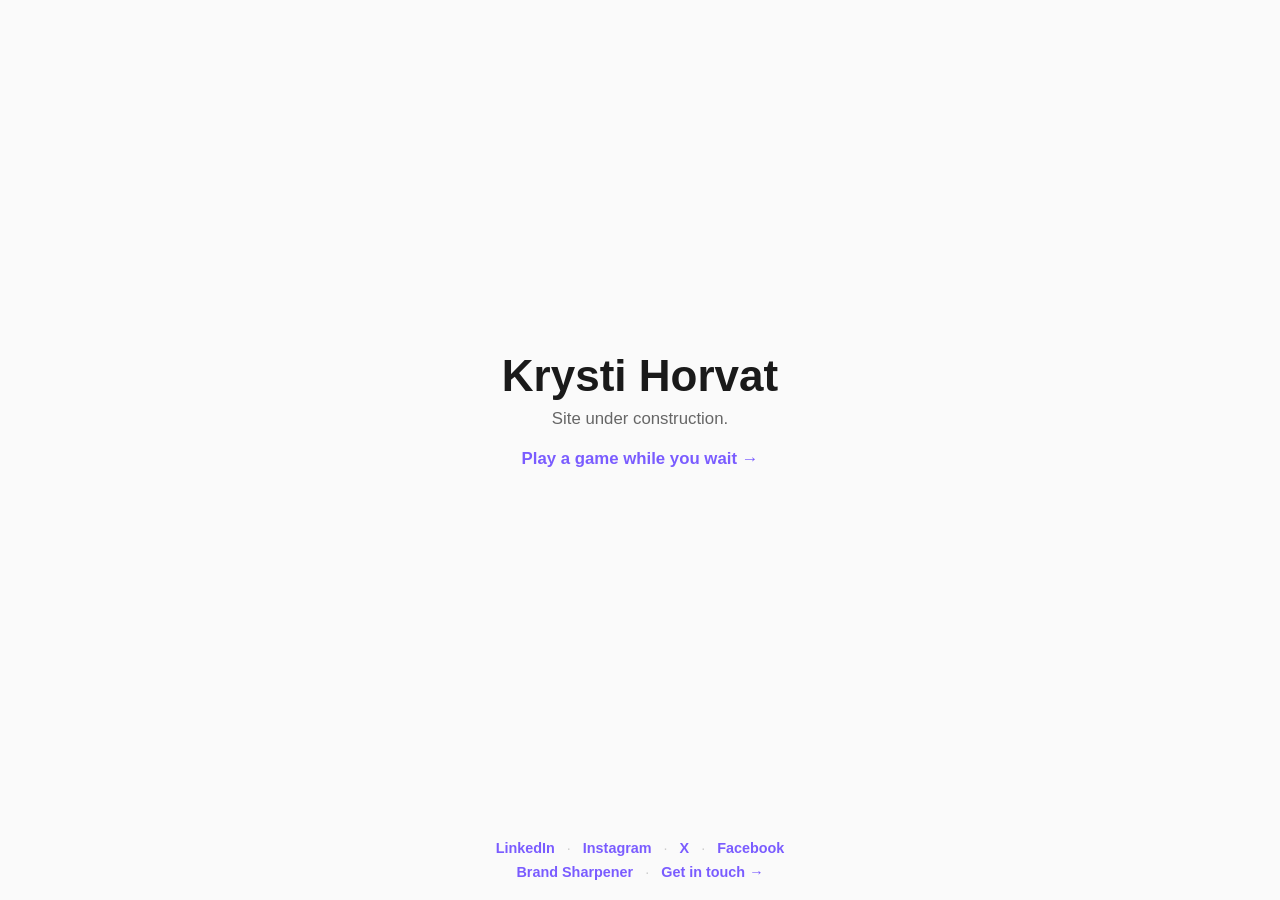
<file: index.html>
<!DOCTYPE html>
<html lang="en">
<head>
  <meta charset="UTF-8">
  <meta name="viewport" content="width=device-width, initial-scale=1.0">
  <title>Krysti Horvat</title>
  <link rel="icon" type="image/svg+xml" href="assets/favicon.svg">
  <link rel="stylesheet" href="assets/style.css">
</head>
<body>
  <main>
    <h1>Krysti Horvat</h1>
    <p>Site under construction.</p>
    <p style="margin-top: 1.25rem;">
      <a href="play.html" style="color: var(--accent); font-weight: 600; text-decoration: none;">Play a game while you wait &rarr;</a>
    </p>
  </main>

  <footer>
    <div class="footer-row">
      <a href="https://www.linkedin.com/in/krysti-horvat-b433455a/" target="_blank" rel="noopener">LinkedIn</a>
      <span class="footer-sep">&middot;</span>
      <a href="https://www.instagram.com/krystihorvat/" target="_blank" rel="noopener">Instagram</a>
      <span class="footer-sep">&middot;</span>
      <a href="https://x.com/krystihorvat" target="_blank" rel="noopener">X</a>
      <span class="footer-sep">&middot;</span>
      <a href="https://www.facebook.com/krysti.horvat" target="_blank" rel="noopener">Facebook</a>
    </div>
    <div class="footer-row">
      <a href="https://brandsharpener.com" target="_blank" rel="noopener">Brand Sharpener</a>
      <span class="footer-sep">&middot;</span>
      <a href="mailto:krysti401@gmail.com">Get in touch &rarr;</a>
    </div>
  </footer>
</body>
</html>
</file>
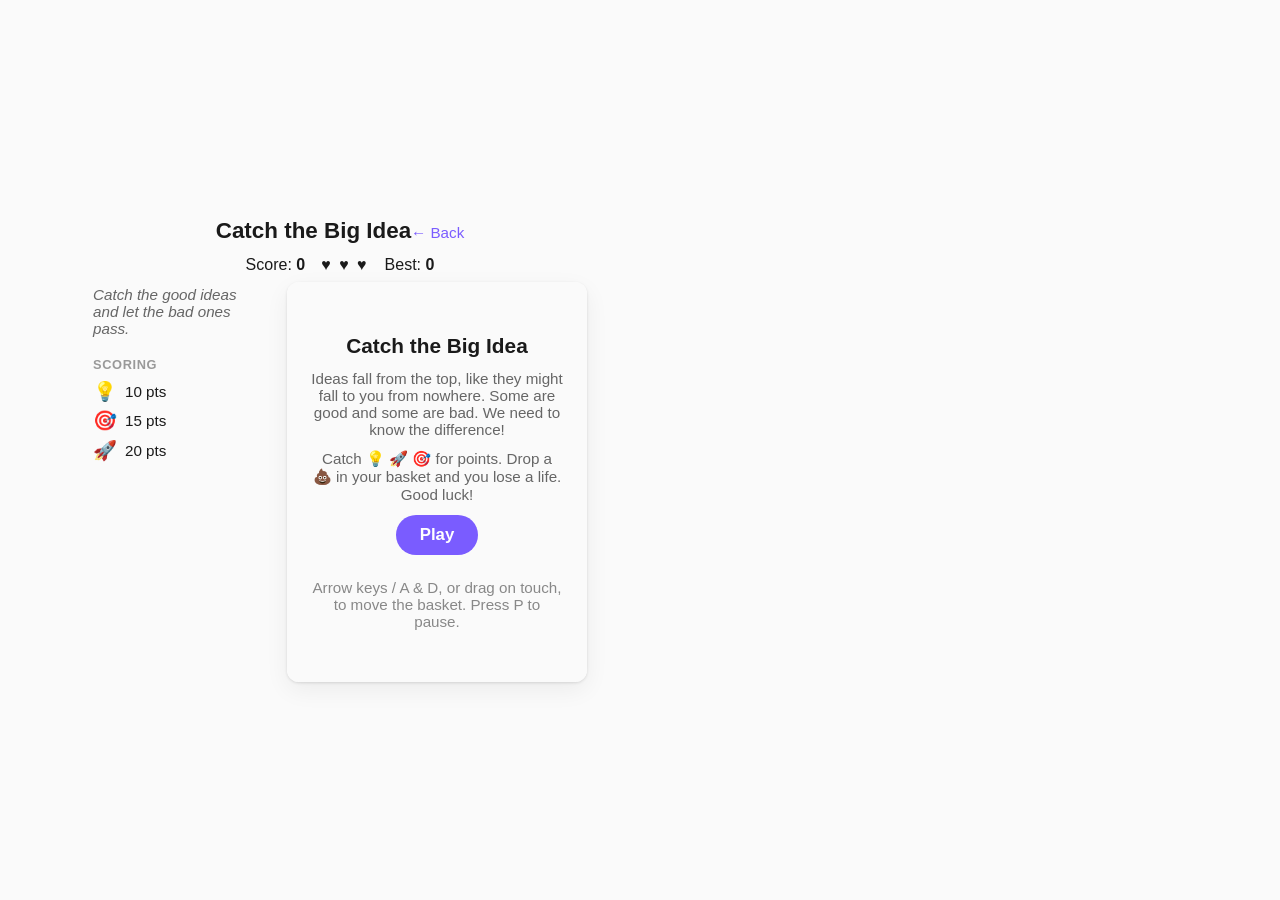
<file: play.html>
<!DOCTYPE html>
<html lang="en">
<head>
  <meta charset="UTF-8">
  <meta name="viewport" content="width=device-width, initial-scale=1.0">
  <title>Catch the Big Idea | Krysti Horvat</title>
  <link rel="icon" type="image/svg+xml" href="assets/favicon.svg">
  <link rel="stylesheet" href="assets/style.css">
  <link rel="stylesheet" href="assets/game.css">
</head>
<body class="game-page">
  <main>
    <div class="game-header">
      <h1>Catch the Big Idea</h1>
      <a class="back-link" href="index.html">&larr; Back</a>
    </div>

    <div class="hud">
      <span>Score: <strong id="score">0</strong></span>
      <span class="lives" id="lives">♥ ♥ ♥</span>
      <span>Best: <strong id="best">0</strong></span>
      <button class="pause-button hidden" id="pauseButton" aria-label="Pause">⏸</button>
    </div>

    <div class="game-row">
      <aside class="game-sidebar">
        <p class="tagline">Catch the good ideas and let the bad ones pass.</p>
        <div class="scoring">
          <div class="scoring-title">Scoring</div>
          <div class="scoring-item"><span class="scoring-emoji">💡</span><span>10 pts</span></div>
          <div class="scoring-item"><span class="scoring-emoji">🎯</span><span>15 pts</span></div>
          <div class="scoring-item"><span class="scoring-emoji">🚀</span><span>20 pts</span></div>
        </div>
      </aside>

      <div class="game-column">
        <div class="game-overlay">
          <canvas id="gameCanvas"></canvas>

          <div class="overlay-panel" id="startPanel">
            <h2>Catch the Big Idea</h2>
            <p>Ideas fall from the top, like they might fall to you from nowhere. Some are good and some are bad. We need to know the difference!</p>
            <p>Catch 💡 🚀 🎯 for points. Drop a 💩 in your basket and you lose a life. Good luck!</p>
            <button class="play-button" id="startButton">Play</button>
            <p class="hint">Arrow keys / A &amp; D, or drag on touch, to move the basket. Press P to pause.</p>
          </div>

          <div class="overlay-panel hidden" id="overPanel">
            <h2>Game Over</h2>
            <p id="finalScoreText">Score: 0</p>
            <button class="play-button" id="retryButton">Play Again</button>
          </div>

          <div class="overlay-panel hidden" id="pausePanel">
            <h2>Paused</h2>
            <button class="play-button" id="resumeButton">Resume</button>
          </div>
        </div>

        <div class="color-picker hidden" id="colorPicker">
          <button class="swatch selected" data-color="#7a5cff" style="background:#7a5cff" aria-label="Purple"></button>
          <button class="swatch" data-color="#2dd4bf" style="background:#2dd4bf" aria-label="Teal"></button>
          <button class="swatch" data-color="#fb923c" style="background:#fb923c" aria-label="Orange"></button>
          <button class="swatch" data-color="#38bdf8" style="background:#38bdf8" aria-label="Blue"></button>
          <button class="swatch" data-color="#f472b6" style="background:#f472b6" aria-label="Pink"></button>
          <button class="swatch" data-color="#34d399" style="background:#34d399" aria-label="Green"></button>
        </div>
      </div>
    </div>
  </main>

  <script src="assets/game.js"></script>
</body>
</html>
</file>
<file: assets/style.css>
:root {
  color-scheme: light dark;
  --bg: #fafafa;
  --fg: #1a1a1a;
  --accent: #7a5cff;
}

* {
  box-sizing: border-box;
}

body {
  margin: 0;
  min-height: 100vh;
  display: flex;
  flex-direction: column;
  font-family: -apple-system, BlinkMacSystemFont, "Segoe UI", Helvetica, Arial, sans-serif;
  background: var(--bg);
  color: var(--fg);
}

main {
  flex: 1;
  display: flex;
  flex-direction: column;
  align-items: center;
  justify-content: center;
  text-align: center;
  padding: 2rem;
}

footer {
  text-align: center;
  padding: 1.25rem;
  font-size: 0.9rem;
  color: #888;
}

footer a {
  color: var(--accent);
  text-decoration: none;
  font-weight: 600;
}

footer a:hover {
  text-decoration: underline;
}

.footer-row {
  display: flex;
  justify-content: center;
  align-items: center;
  flex-wrap: wrap;
  gap: 0.75rem;
}

.footer-row + .footer-row {
  margin-top: 0.5rem;
}

.footer-sep {
  color: #ccc;
}

@media (prefers-color-scheme: dark) {
  .footer-sep {
    color: #444;
  }
}

h1 {
  font-size: clamp(1.75rem, 4vw, 2.75rem);
  font-weight: 600;
  margin: 0 0 0.5rem;
}

p {
  color: #666;
  font-size: 1.05rem;
  margin: 0;
}
</file>
<file: assets/game.css>
.game-page main {
  width: 100%;
  max-width: 680px;
  padding: 1.25rem;
}

.game-row {
  display: flex;
  align-items: flex-start;
  gap: 1.5rem;
}

.game-column {
  width: 100%;
  max-width: 480px;
}

.game-sidebar {
  width: 170px;
  flex-shrink: 0;
  padding-top: 0.25rem;
  text-align: left;
}

.tagline {
  font-size: 0.95rem;
  font-style: italic;
  margin: 0 0 1.25rem;
}

.scoring-title {
  font-size: 0.8rem;
  font-weight: 600;
  text-transform: uppercase;
  letter-spacing: 0.05em;
  color: #999;
  margin-bottom: 0.5rem;
}

.scoring-item {
  display: flex;
  align-items: center;
  gap: 0.5rem;
  font-size: 0.95rem;
  margin-bottom: 0.4rem;
}

.scoring-emoji {
  font-size: 1.2rem;
  width: 1.5rem;
  text-align: center;
}

@media (max-width: 680px) {
  .game-row {
    flex-direction: column;
  }

  .game-sidebar {
    width: 100%;
    display: flex;
    align-items: center;
    justify-content: space-between;
    gap: 1rem;
    padding-top: 0;
    margin-bottom: 1rem;
  }

  .tagline {
    margin: 0;
    flex: 1;
  }

  .scoring-item {
    margin-bottom: 0.15rem;
  }
}

@media (max-width: 480px) {
  .game-sidebar {
    flex-direction: column;
    align-items: flex-start;
  }

  .tagline {
    margin-bottom: 0.75rem;
  }
}

.game-header {
  display: flex;
  align-items: baseline;
  justify-content: space-between;
  margin-bottom: 0.75rem;
}

.game-header h1 {
  font-size: 1.4rem;
  margin: 0;
}

.back-link {
  color: var(--accent);
  text-decoration: none;
  font-size: 0.95rem;
  white-space: nowrap;
}

.back-link:hover {
  text-decoration: underline;
}

.hud {
  display: flex;
  align-items: center;
  gap: 1rem;
  font-size: 1rem;
  margin-bottom: 0.5rem;
  font-variant-numeric: tabular-nums;
}

.hud .lives {
  letter-spacing: 2px;
}

.pause-button {
  margin-left: auto;
  border: none;
  background: none;
  font-size: 1.2rem;
  line-height: 1;
  padding: 0.15rem 0.3rem;
  cursor: pointer;
  color: var(--fg);
}

.pause-button:hover {
  opacity: 0.7;
}

#gameCanvas {
  display: block;
  width: 100%;
  aspect-ratio: 3 / 4;
  background: #ffffff;
  border-radius: 12px;
  box-shadow: 0 1px 3px rgba(0, 0, 0, 0.12), 0 8px 24px rgba(0, 0, 0, 0.06);
  touch-action: none;
  cursor: grab;
}

@media (prefers-color-scheme: dark) {
  #gameCanvas {
    background: #222225;
  }
}

.game-overlay {
  position: relative;
}

.overlay-panel {
  position: absolute;
  inset: 0;
  display: flex;
  flex-direction: column;
  align-items: center;
  justify-content: center;
  gap: 0.75rem;
  text-align: center;
  background: rgba(250, 250, 250, 0.92);
  border-radius: 12px;
  padding: 1.5rem;
}

@media (prefers-color-scheme: dark) {
  .overlay-panel {
    background: rgba(26, 26, 26, 0.88);
  }
}

.overlay-panel h2 {
  margin: 0;
  font-size: 1.3rem;
}

.overlay-panel p {
  font-size: 0.95rem;
  max-width: 320px;
}

.play-button {
  border: none;
  background: var(--accent);
  color: #fff;
  font-size: 1.05rem;
  font-weight: 600;
  padding: 0.65rem 1.5rem;
  border-radius: 999px;
  cursor: pointer;
}

.play-button:hover {
  filter: brightness(1.08);
}

.hidden {
  display: none !important;
}

.hint {
  margin-top: 0.75rem;
  font-size: 0.85rem;
  color: #888;
}

.color-picker {
  display: flex;
  justify-content: center;
  gap: 0.6rem;
  margin-top: 1rem;
}

.swatch {
  width: 32px;
  height: 32px;
  border-radius: 50%;
  border: 2px solid transparent;
  padding: 0;
  cursor: pointer;
  box-shadow: 0 1px 2px rgba(0, 0, 0, 0.15);
}

.swatch.selected {
  border-color: var(--fg);
}
</file>
